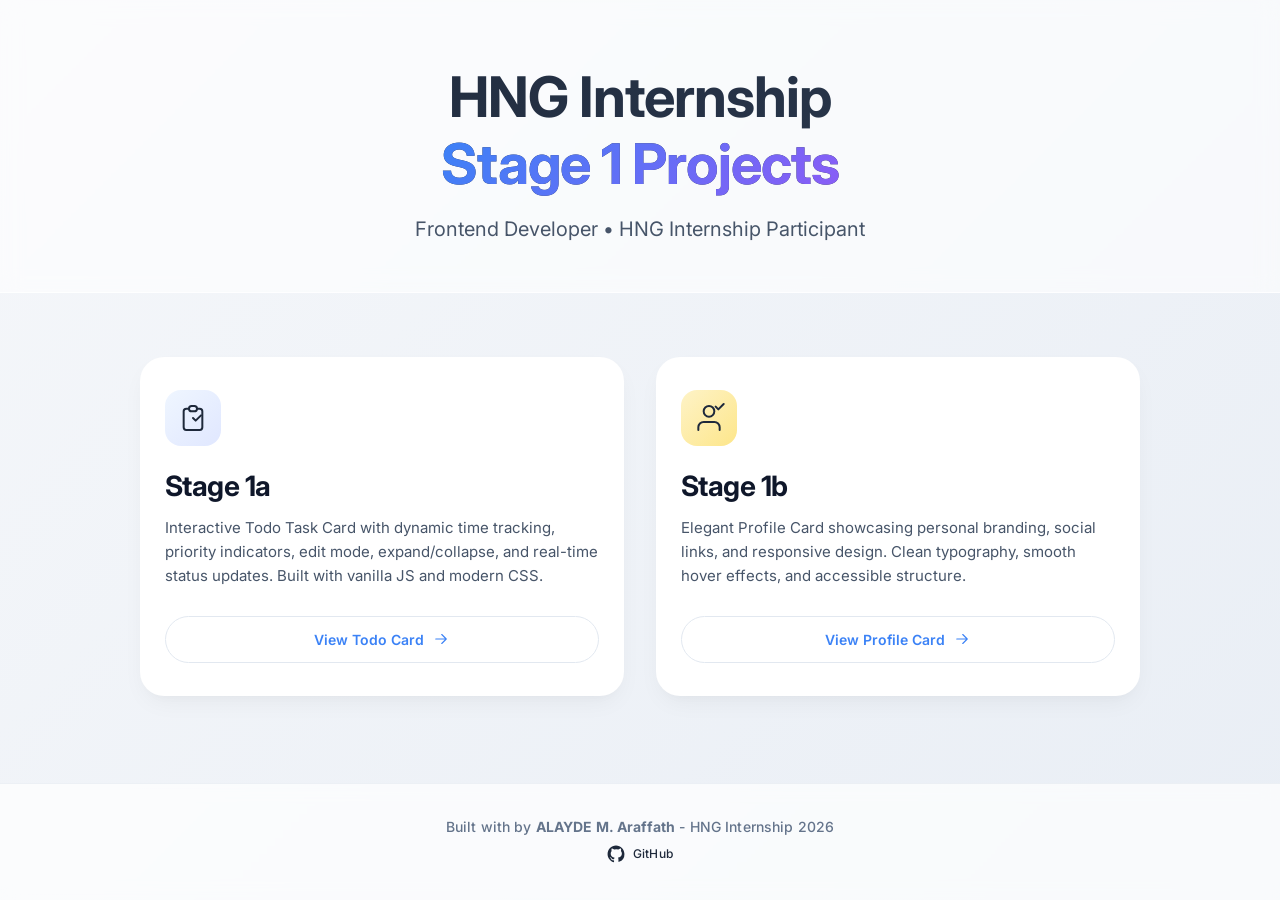
<file: index.html>
<!DOCTYPE html>
<html lang="en">
<head>
  <meta charset="UTF-8">
  <meta name="viewport" content="width=device-width, initial-scale=1.0, viewport-fit=cover">
  <meta name="description" content="HNG Internship Stage 1 Projects - Modern frontend components showcase">
  <link href="https://fonts.googleapis.com/css2?family=Inter:wght@300;400;500;600;700&display=swap" rel="stylesheet">
  <meta name="author" content="ALAYDE M. Araffath">
  <title>HNG Stage 1 | Frontend Projects</title>
  <style>

    * {
      margin: 0;
      padding: 0;
      box-sizing: border-box;
    }

    body {
      font-family: 'Inter', system-ui, -apple-system, 'Segoe UI', Roboto, Helvetica, sans-serif;
      background: linear-gradient(135deg, #f5f7fa 0%, #e9eef5 100%);
      color: #1e293b;
      line-height: 1.5;
      min-height: 100vh;
      display: flex;
      flex-direction: column;
    }

    html {
      scroll-behavior: smooth;
      -webkit-font-smoothing: antialiased;
      -moz-osx-font-smoothing: grayscale;
    }

    /* Typography system */
    h1, h2, h3 {
      font-weight: 700;
      line-height: 1.2;
      letter-spacing: -0.02em;
    }

    h1 {
      font-size: clamp(2rem, 5vw, 3.5rem);
      margin-bottom: 1rem;
      background: linear-gradient(135deg, #1e293b 0%, #2d3a4f 100%);
      -webkit-background-clip: text;
      background-clip: text;
      color: transparent;
    }

    h2 {
      font-size: clamp(1.5rem, 4vw, 2rem);
      margin-bottom: 2rem;
      text-align: center;
      color: #0f172a;
    }

    /* Layout container */
    .container {
      max-width: 1280px;
      margin: 0 auto;
      padding: 0 1.5rem;
    }

    /* HEADER / HERO SECTION */

    .hero {
      text-align: center;
      padding: 4rem 1rem 3rem;
      background: rgba(255, 255, 255, 0.6);
      backdrop-filter: blur(10px);
      border-bottom: 1px solid rgba(255, 255, 255, 0.8);
    }

    .hero__subtitle {
      font-size: clamp(1rem, 3vw, 1.25rem);
      color: #475569;
      max-width: 600px;
      margin: 0 auto;
      font-weight: 400;
    }

    .highlight{
        background: linear-gradient(135deg, #3b82f6, #8b5cf6);
        -webkit-background-clip: text;
        background-clip: text;
        color: transparent;
    }

    /* PROJECT CARDS SECTION */

    .projects {
      padding: 4rem 1rem;
      flex: 1;
    }

    .cards-grid {
      display: grid;
      grid-template-columns: repeat(auto-fit, minmax(320px, 1fr));
      gap: 2rem;
      max-width: 1000px;
      margin: 0 auto;
    }

    /* Card component */
    .project-card {
      background: #ffffff;
      border-radius: 24px;
      padding: 2rem 1.5rem;
      transition: all 0.3s cubic-bezier(0.4, 0, 0.2, 1);
      box-shadow: 0 10px 25px -5px rgba(0, 0, 0, 0.05), 0 8px 10px -6px rgba(0, 0, 0, 0.02);
      border: 1px solid rgba(255, 255, 255, 0.5);
      position: relative;
      overflow: hidden;
    }

    /* Animated gradient border on hover */
    .project-card::before {
      content: '';
      position: absolute;
      top: 0;
      left: 0;
      right: 0;
      height: 4px;
      background: linear-gradient(90deg, #3b82f6, #8b5cf6, #ec4899);
      transform: scaleX(0);
      transform-origin: left;
      transition: transform 0.4s ease;
    }

    .project-card:hover::before {
      transform: scaleX(1);
    }

    .project-card:hover {
      transform: translateY(-8px);
      box-shadow: 0 25px 40px -12px rgba(0, 0, 0, 0.15);
      border-color: rgba(59, 130, 246, 0.2);
    }

    /* Card icon area (decorative) */
    .project-card__icon {
      width: 56px;
      height: 56px;
      background: linear-gradient(135deg, #eff6ff 0%, #e0e7ff 100%);
      border-radius: 16px;
      display: flex;
      align-items: center;
      justify-content: center;
      margin-bottom: 1.5rem;
      transition: transform 0.2s ease;
    }

    .project-card:hover .project-card__icon {
      transform: scale(1.05);
    }

    .project-card__icon svg {
      width: 32px;
      height: 32px;
      stroke: #3b82f6;
      stroke-width: 1.5;
    }

    /* Card typography */
    .project-card__title {
      font-size: 1.75rem;
      font-weight: 700;
      margin-bottom: 0.75rem;
      color: #0f172a;
    }

    .project-card__description {
      color: #475569;
      margin-bottom: 1.75rem;
      font-size: 0.9375rem;
      line-height: 1.6;
    }

    /* Modern button styles */
    .project-card__button {
      display: inline-flex;
      align-items: center;
      justify-content: center;
      gap: 0.5rem;
      padding: 0.75rem 1.5rem;
      background: #ffffff;
      color: #3b82f6;
      border: 1.5px solid #e2e8f0;
      border-radius: 100px;
      font-weight: 600;
      font-size: 0.875rem;
      text-decoration: none;
      transition: all 0.25s ease;
      cursor: pointer;
      width: 100%;
      font-family: inherit;
    }

    .project-card__button svg {
      width: 18px;
      height: 18px;
      stroke: currentColor;
      stroke-width: 2;
      transition: transform 0.2s ease;
    }

    .project-card__button:hover {
      background: #3b82f6;
      color: white;
      border-color: #3b82f6;
      transform: translateY(-2px);
      box-shadow: 0 10px 20px -8px rgba(59, 130, 246, 0.4);
    }

    .project-card__button:hover svg {
      transform: translateX(4px);
    }

    .project-card__button:focus-visible {
      outline: 3px solid #3b82f6;
      outline-offset: 2px;
    }

    /* Different subtle variant for second card */
    .project-card:nth-child(2) .project-card__icon {
      background: linear-gradient(135deg, #fef3c7, #fde68a);
    }
    .project-card:nth-child(2) .project-card__icon svg {
      stroke: #d97706;
    }
    .project-card:nth-child(2) .project-card__button:hover {
      background: #8b5cf6;
      border-color: #8b5cf6;
    }

    /* FOOTER */

    .footer {
      text-align: center;
      padding: 2rem 1rem;
      background: rgba(255, 255, 255, 0.7);
      backdrop-filter: blur(8px);
      border-top: 1px solid rgba(203, 213, 225, 0.3);
      margin-top: auto;
    }

    .footer__text {
      color: #64748b;
      font-size: 0.875rem;
      font-weight: 500;
      letter-spacing: 0.01em;
    }

    .footer__link {
        display: inline-flex;
        align-items: center;
        gap: 0.5rem;
        color: #1e293b;
        text-decoration: none;
        font-weight: 500;
        transition: color 0.2s ease;
    }

    .footer__link:hover {
        color: #3b82f6;
    }

    .github-icon {
        width: 18px;
        height: 18px;
    }

    @keyframes pulse {
      0%, 100% { transform: scale(1); }
      50% { transform: scale(1.1); }
    }

    /* RESPONSIVE DESIGN */
    
    @media (max-width: 768px) {
      .container {
        padding: 0 1rem;
      }
      
      .hero {
        padding: 2.5rem 1rem 2rem;
      }
      
      .projects {
        padding: 2rem 1rem;
      }
      
      .cards-grid {
        grid-template-columns: 1fr;
        gap: 1.5rem;
      }
      
      .project-card {
        padding: 1.5rem;
      }
      
      .project-card__title {
        font-size: 1.5rem;
      }
    }

    /* Small devices extra polish */
    @media (max-width: 480px) {
      .project-card__button {
        padding: 0.65rem 1.25rem;
        font-size: 0.8125rem;
      }
      
      .hero__subtitle {
        font-size: 0.9375rem;
      }
    }

    /* Tablet landscape optimization */
    @media (min-width: 769px) and (max-width: 1024px) {
      .cards-grid {
        gap: 1.75rem;
        max-width: 900px;
      }
    }

    /* ACCESSIBILITY & UTILITIES */

    .visually-hidden:not(:focus):not(:active) {
      position: absolute;
      width: 1px;
      height: 1px;
      margin: -1px;
      padding: 0;
      overflow: hidden;
      clip: rect(0, 0, 0, 0);
      white-space: nowrap;
      border: 0;
    }

    /* Focus visible for keyboard navigation */
    a:focus-visible,
    button:focus-visible {
      outline: 3px solid #3b82f6;
      outline-offset: 3px;
      border-radius: 8px;
    }

    /* Custom scrollbar for modern browsers */
    ::-webkit-scrollbar {
      width: 8px;
      height: 8px;
    }
    
    ::-webkit-scrollbar-track {
      background: #f1f5f9;
    }
    
    ::-webkit-scrollbar-thumb {
      background: #cbd5e1;
      border-radius: 10px;
    }
    
    ::-webkit-scrollbar-thumb:hover {
      background: #94a3b8;
    }

    /* Simple fade-in animation on load */
    @keyframes fadeInUp {
      from {
        opacity: 0;
        transform: translateY(20px);
      }
      to {
        opacity: 1;
        transform: translateY(0);
      }
    }

    .project-card {
      animation: fadeInUp 0.5s ease forwards;
      opacity: 0;
    }

    .project-card:first-child {
      animation-delay: 0.1s;
    }
    
    .project-card:last-child {
      animation-delay: 0.2s;
    }
    
    .hero {
      animation: fadeInUp 0.5s ease forwards;
      opacity: 0;
      animation-delay: 0.05s;
    }
  </style>
</head>
<body>
  <!-- Header / Hero Section -->
  <header class="hero" role="banner">
    <div class="container">
      <h1>HNG Internship<br><span class="highlight">Stage 1 Projects</span></h1>
      <p class="hero__subtitle">
        Frontend Developer • HNG Internship Participant
      </p>
    </div>
  </header>

  <!-- Main content: Project cards -->
  <main class="projects" id="main-content" role="main">
    <div class="container">
      <h2 class="visually-hidden">Project Showcase</h2>
      <div class="cards-grid">
        
        <!-- Stage 1a: Todo Task Card -->
        <article class="project-card" aria-labelledby="todo-card-title">
          <div class="project-card__icon" aria-hidden="true">
            <svg viewBox="0 0 24 24" fill="none" xmlns="http://www.w3.org/2000/svg">
              <path d="M9 5H7C5.89543 5 5 5.89543 5 7V19C5 20.1046 5.89543 21 7 21H17C18.1046 21 19 20.1046 19 19V7C19 5.89543 18.1046 5 17 5H15" stroke="currentColor" stroke-width="1.5" stroke-linecap="round"/>
              <path d="M9 5C9 3.89543 9.89543 3 11 3H13C14.1046 3 15 3.89543 15 5C15 6.10457 14.1046 7 13 7H11C9.89543 7 9 6.10457 9 5Z" stroke="currentColor" stroke-width="1.5" stroke-linecap="round"/>
              <path d="M12 12L14 14L18 10" stroke="currentColor" stroke-width="1.5" stroke-linecap="round" stroke-linejoin="round"/>
            </svg>
          </div>
          <h3 id="todo-card-title" class="project-card__title">Stage 1a</h3>
          <p class="project-card__description">
            Interactive Todo Task Card with dynamic time tracking, priority indicators, edit mode, expand/collapse, and real-time status updates. Built with vanilla JS and modern CSS.
          </p>
          <a href="todo/index.html" class="project-card__button" aria-label="View Todo Card project" role="button">
            View Todo Card
            <svg viewBox="0 0 24 24" fill="none" xmlns="http://www.w3.org/2000/svg">
              <path d="M5 12H19M19 12L13 6M19 12L13 18" stroke="currentColor" stroke-width="1.5" stroke-linecap="round" stroke-linejoin="round"/>
            </svg>
          </a>
        </article>

        <!-- Stage 1b: Profile Card -->
        <article class="project-card" aria-labelledby="profile-card-title">
          <div class="project-card__icon" aria-hidden="true">
            <svg viewBox="0 0 24 24" fill="none" xmlns="http://www.w3.org/2000/svg">
              <path d="M20 21V19C20 16.8 18.2 15 16 15H8C5.8 15 4 16.8 4 19V21" stroke="currentColor" stroke-width="1.5" stroke-linecap="round"/>
              <circle cx="12" cy="7" r="4" stroke="currentColor" stroke-width="1.5" stroke-linecap="round"/>
              <path d="M17 3.5L19 5.5L23 1.5" stroke="currentColor" stroke-width="1.5" stroke-linecap="round" stroke-linejoin="round"/>
            </svg>
          </div>
          <h3 id="profile-card-title" class="project-card__title">Stage 1b</h3>
          <p class="project-card__description">
            Elegant Profile Card showcasing personal branding, social links, and responsive design. Clean typography, smooth hover effects, and accessible structure.
          </p>
          <a href="profile/index.html" class="project-card__button" aria-label="View Profile Card project" role="button">
            View Profile Card
            <svg viewBox="0 0 24 24" fill="none" xmlns="http://www.w3.org/2000/svg">
              <path d="M5 12H19M19 12L13 6M19 12L13 18" stroke="currentColor" stroke-width="1.5" stroke-linecap="round" stroke-linejoin="round"/>
            </svg>
          </a>
        </article>
      </div>
    </div>
  </main>

  <!-- Simple footer -->
  <footer class="footer" role="contentinfo">
    <div class="container">
      <p class="footer__text">
        Built with by <strong>ALAYDE M. Araffath</strong> - HNG Internship 2026
      </p>
      <p class="footer__text" style="margin-top: 0.5rem; font-size: 0.75rem;">
        <a href="https://github.com/m-tech-cod" target="_blank" class="footer__link">
            <svg class="github-icon" viewBox="0 0 24 24" fill="currentColor" aria-hidden="true">
                <path d="M12 .5C5.73.5.75 5.7.75 12.1c0 5.1 3.29 9.4 7.86 10.93.57.1.78-.25.78-.55v-2.1c-3.2.7-3.88-1.6-3.88-1.6-.52-1.35-1.28-1.7-1.28-1.7-1.05-.74.08-.73.08-.73 1.16.09 1.77 1.2 1.77 1.2 1.04 1.84 2.73 1.3 3.4.99.1-.77.4-1.3.72-1.6-2.55-.3-5.23-1.3-5.23-5.8 0-1.3.45-2.4 1.2-3.3-.12-.3-.52-1.5.12-3.1 0 0 .98-.3 3.2 1.2a10.5 10.5 0 0 1 5.8 0c2.2-1.5 3.2-1.2 3.2-1.2.64 1.6.24 2.8.12 3.1.75.9 1.2 2 1.2 3.3 0 4.5-2.7 5.5-5.3 5.8.4.4.75 1 .75 2v3c0 .3.2.65.8.55A10.9 10.9 0 0 0 23.25 12C23.25 5.7 18.27.5 12 .5z"/>
            </svg>
            GitHub
        </a>
      </p>
    </div>
  </footer>
</body>
</html>
</file>
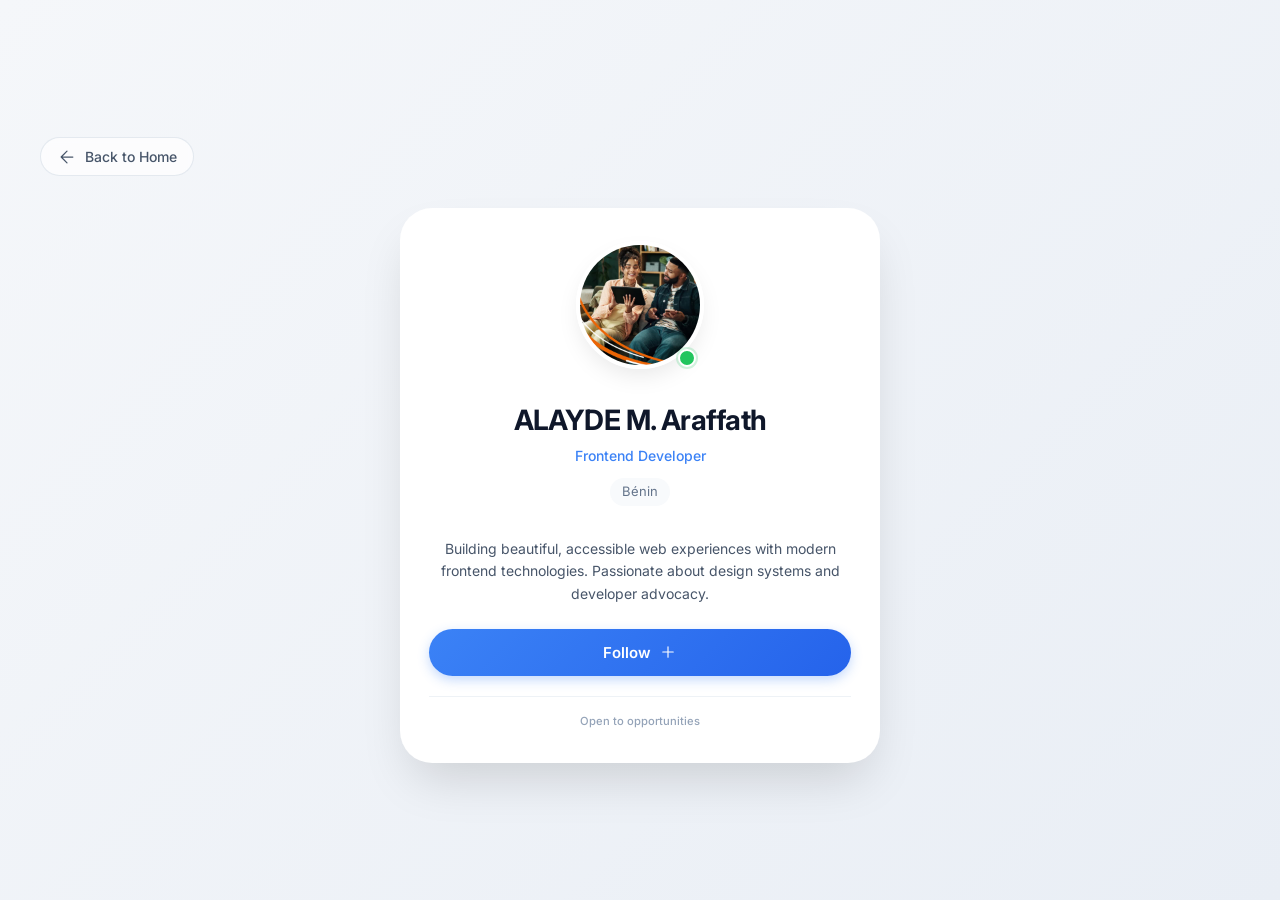
<file: profile/index.html>
<!DOCTYPE html>
<html lang="en">
<head>
  <meta charset="UTF-8">
  <meta name="viewport" content="width=device-width, initial-scale=1.0, viewport-fit=cover">
  <meta name="description" content="Professional developer profile card built with HTML, CSS and JavaScript">
  <title>Profile Card | HNG Stage 1b</title>
  <link rel="stylesheet" href="profile.css">
  <!-- Google Fonts: Inter for clean modern typography -->
  <link href="https://fonts.googleapis.com/css2?family=Inter:opsz,wght@14..32,300;14..32,400;14..32,500;14..32,600;14..32,700&display=swap" rel="stylesheet">
</head>
<body>
  <div class="container">

    <nav class="back-nav" aria-label="Navigation">
      <a href="../index.html" class="back-link" aria-label="Go back to homepage">
        <svg class="back-icon" viewBox="0 0 24 24" fill="none" xmlns="http://www.w3.org/2000/svg" aria-hidden="true">
          <path d="M19 12H5M5 12L12 19M5 12L12 5" stroke="currentColor" stroke-width="1.5" stroke-linecap="round" stroke-linejoin="round"/>
        </svg>
        Back to Home
      </a>
    </nav>

    <!-- Main Profile Card -->
    <main class="profile-wrapper">
      <article class="profile-card" aria-labelledby="profile-name">
        
        <!-- Profile Image Section -->
        <div class="profile-card__image-wrapper">
          <div class="profile-card__image-container">
            <img 
              src="../images/tof.jpeg" 
              alt="Profile portrait" 
              class="profile-card__image"
              width="128"
              height="128"
            >
            <div class="profile-card__status-dot" aria-label="Active now"></div>
          </div>
        </div>

        <!-- Profile Info -->
        <div class="profile-card__info">
          <h1 id="profile-name" class="profile-card__name">ALAYDE M. Araffath</h1>
            <p class="profile-card__title">Frontend Developer</p>
            <p class="profile-card__location">Bénin</p>

          <div class="profile-card__bio">
            <p>Building beautiful, accessible web experiences with modern frontend technologies. Passionate about design systems and developer advocacy.</p>
          </div>
        </div>

        <!-- Action Button (Follow/Contact) -->
        <div class="profile-card__action">
          <button id="followButton" class="action-button" aria-label="Follow or contact Sarah Chen">
            <span class="action-button__text">Follow</span>
            <svg class="action-button__icon" viewBox="0 0 24 24" fill="none" xmlns="http://www.w3.org/2000/svg" aria-hidden="true">
              <path d="M12 5V19M5 12H19" stroke="currentColor" stroke-width="1.5" stroke-linecap="round"/>
            </svg>
          </button>
        </div>

        <!-- Optional meta: member since -->
        <div class="profile-card__meta">
          <p class="profile-card__member-since">Open to opportunities</p>
        </div>
      </article>
    </main>
  </div>

  <script src="profile.js" defer></script>
</body>
</html>
</file>
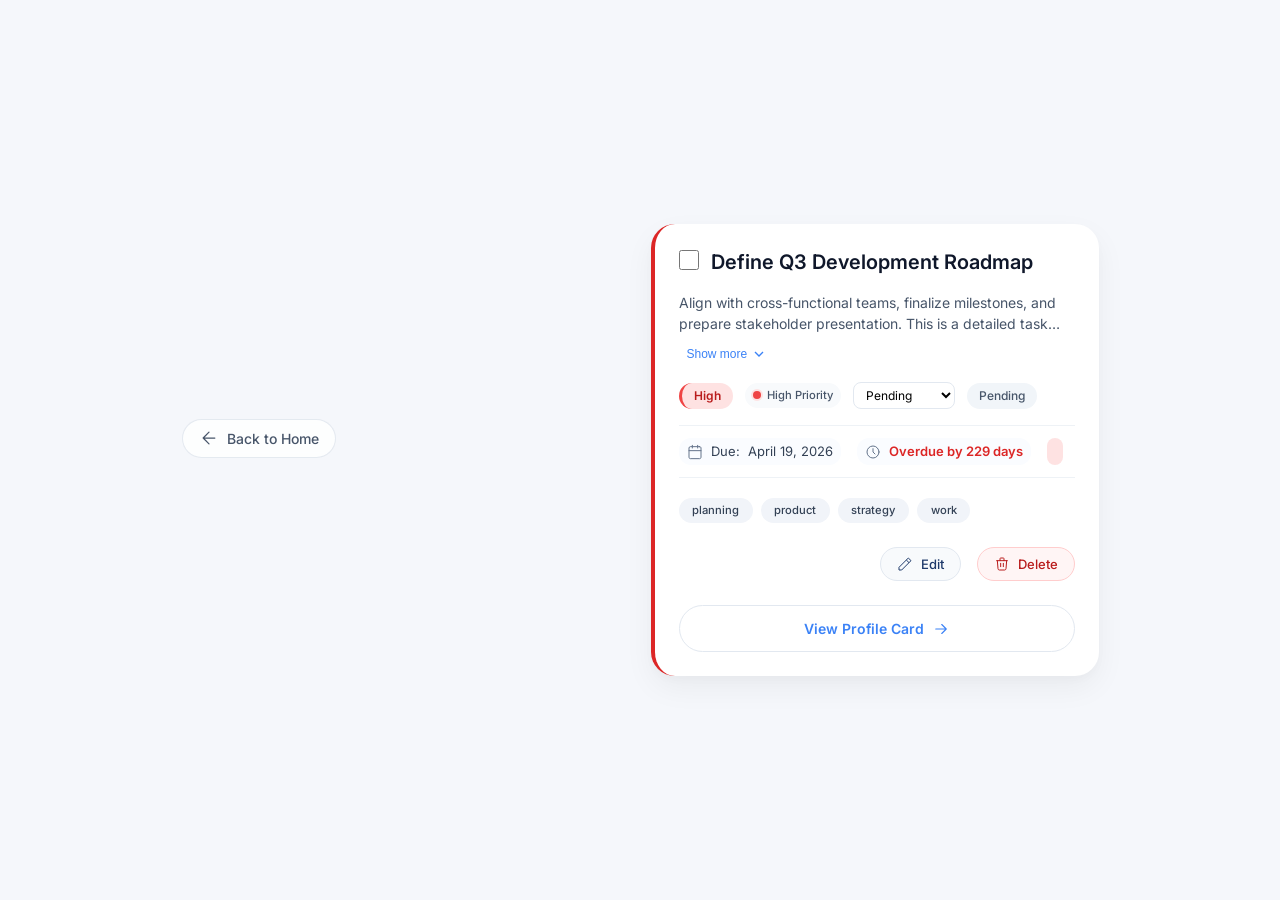
<file: todo/index.html>
<!DOCTYPE html>
<html lang="en">
<head>
  <meta charset="UTF-8">
  <meta name="viewport" content="width=device-width, initial-scale=1.0, viewport-fit=cover">
  <title>Advanced Todo Card | HNG Stage 1</title>
  <!-- Google Fonts for clean typography -->
  <link href="https://fonts.googleapis.com/css2?family=Inter:opsz,wght@14..32,300;14..32,400;14..32,500;14..32,600;14..32,700&display=swap" rel="stylesheet">
  <link rel="stylesheet" href="todo.css">
  <style>

    .back-nav {
      max-width: 480px;
      margin: 0 auto 1.5rem auto;
      padding: 0 1rem;
      animation: fadeInUp 0.4s ease;
    }

    .back-link {
      display: inline-flex;
      align-items: center;
      gap: 0.5rem;
      color: #475569;
      text-decoration: none;
      font-weight: 500;
      font-size: 0.875rem;
      padding: 0.5rem 1rem;
      background: rgba(255, 255, 255, 0.8);
      backdrop-filter: blur(4px);
      border-radius: 100px;
      transition: all 0.25s ease;
      border: 1px solid rgba(203, 213, 225, 0.5);
      font-family: 'Inter', sans-serif;
    }

    .back-icon {
      width: 1.25rem;
      height: 1.25rem;
      transition: transform 0.2s ease;
    }

    .back-link:hover {
      background: white;
      color: #3b82f6;
      transform: translateX(-4px);
      border-color: #cbd5e1;
    }

    .back-link:hover .back-icon {
      transform: translateX(-2px);
    }

    .back-link:focus-visible {
      outline: 2px solid #3b82f6;
      outline-offset: 2px;
      border-radius: 100px;
    }

    .profile-link-wrapper {
      margin-top: 1.5rem;
    }

    .project-card__button {
      display: inline-flex;
      align-items: center;
      justify-content: center;
      gap: 0.5rem;
      padding: 0.75rem 1.5rem;
      background: #ffffff;
      color: #3b82f6;
      border: 1.5px solid #e2e8f0;
      border-radius: 100px;
      font-weight: 600;
      font-size: 0.875rem;
      text-decoration: none;
      transition: all 0.25s ease;
      cursor: pointer;
      width: 100%;
      font-family: inherit;
    }

    .project-card__button svg {
      width: 18px;
      height: 18px;
      stroke: currentColor;
      stroke-width: 2;
      transition: transform 0.2s ease;
    }

    .project-card__button:hover {
      background: #3b82f6;
      color: white;
      border-color: #3b82f6;
      transform: translateY(-2px);
      box-shadow: 0 10px 20px -8px rgba(59, 130, 246, 0.4);
    }

    .project-card__button:hover svg {
      transform: translateX(4px);
    }

    .project-card__button:focus-visible {
      outline: 3px solid #3b82f6;
      outline-offset: 2px;
    }

    .demo-container {
      max-width: 480px;
      margin: 0 auto;
      padding: 0 1rem;
    }

    @media (max-width: 520px) {
      .project-card__button {
        padding: 0.65rem 1.25rem;
        font-size: 0.8125rem;
      }
      
      .back-nav {
        margin-bottom: 1rem;
      }
    }

    @keyframes fadeInUp {
      from {
        opacity: 0;
        transform: translateY(10px);
      }
      to {
        opacity: 1;
        transform: translateY(0);
      }
    }
  </style>
</head>
<body>

  <nav class="back-nav" aria-label="Navigation">
    <a href="../index.html" class="back-link" aria-label="Go back to homepage">
      <svg class="back-icon" viewBox="0 0 24 24" fill="none" xmlns="http://www.w3.org/2000/svg" aria-hidden="true">
        <path d="M19 12H5M5 12L12 19M5 12L12 5" stroke="currentColor" stroke-width="1.5" stroke-linecap="round" stroke-linejoin="round"/>
      </svg>
      Back to Home
    </a>
  </nav>

  <main class="demo-container">
    <article class="todo-card" data-testid="test-todo-card">
      
      <!-- Header (checkbox + title) -->
      <div class="todo-card__header">
        <div class="todo-card__checkbox-wrapper">
          <input 
            type="checkbox" 
            id="task-complete-toggle" 
            class="todo-card__checkbox"
            data-testid="test-todo-complete-toggle"
            aria-label="Mark task as complete or incomplete"
          >
          <label for="task-complete-toggle" class="todo-card__checkbox-label visually-hidden">Toggle task completion</label>
        </div>
        <h3 class="todo-card__title" data-testid="test-todo-title">
          Define Q3 Development Roadmap
        </h3>
      </div>

      <!-- Description with expand/collapse -->
      <div class="todo-card__description-wrapper">
        <p class="todo-card__description" data-testid="test-todo-description" id="task-description">
          Align with cross-functional teams, finalize milestones, and prepare stakeholder presentation. This is a detailed task that requires collaboration across product, engineering, and design teams to ensure everyone is aligned on the Q3 objectives.
        </p>
        <button 
          class="expand-toggle" 
          data-testid="test-todo-expand-toggle"
          aria-expanded="false"
          aria-controls="collapsible-content"
          aria-label="Expand or collapse description"
        >
          <span class="expand-toggle__text">Show more</span>
          <svg class="expand-toggle__icon" viewBox="0 0 24 24" fill="none" stroke="currentColor" stroke-width="2">
            <path d="M6 9l6 6 6-6"/>
          </svg>
        </button>
      </div>
      <div class="todo-card__collapsible-section" data-testid="test-todo-collapsible-section" id="collapsible-content" hidden>
        <p class="todo-card__description-full">
          Additional details: The roadmap should include key milestones for frontend architecture, backend API improvements, and user testing phases. Stakeholder presentation is scheduled for end of month.
        </p>
      </div>

      <!-- Priority and status -->
      <div class="todo-card__meta">
        <div class="todo-card__priority" data-testid="test-todo-priority">
          <span class="priority-badge priority-badge--high">High</span>
        </div>
        
        <div class="priority-indicator" data-testid="test-todo-priority-indicator">
          <span class="priority-dot priority-dot--high"></span>
          <span class="priority-label">High Priority</span>
        </div>

        <!-- Status control dropdown -->
        <div class="todo-card__status-control">
          <label for="status-select" class="visually-hidden">Task status</label>
          <select 
            id="status-select" 
            class="status-select" 
            data-testid="test-todo-status-control"
            aria-label="Change task status"
          >
            <option value="pending">Pending</option>
            <option value="in-progress">In Progress</option>
            <option value="done">Done</option>
          </select>
        </div>

        <!-- Task status badge -->
        <div class="todo-card__status" data-testid="test-todo-status">
          <span class="status-badge status-badge--pending">Pending</span>
        </div>
      </div>

      <!-- Due date and time remaining -->
      <div class="todo-card__date-info">
        <div class="todo-card__due-date">
          <svg class="icon icon--small" viewBox="0 0 24 24" fill="none" xmlns="http://www.w3.org/2000/svg" aria-hidden="true">
            <path d="M19 4H5C3.89543 4 3 4.89543 3 6V20C3 21.1046 3.89543 22 5 22H19C20.1046 22 21 21.1046 21 20V6C21 4.89543 20.1046 4 19 4Z" stroke="currentColor" stroke-width="1.5" stroke-linecap="round" stroke-linejoin="round"/>
            <path d="M16 2V6M8 2V6M3 10H21" stroke="currentColor" stroke-width="1.5" stroke-linecap="round"/>
          </svg>
          <span>Due: </span>
          <time datetime="2026-04-19" data-testid="test-todo-due-date" id="due-date-display">April 19, 2026</time>
        </div>
        <div class="todo-card__time-remaining" data-testid="test-todo-time-remaining">
          <svg class="icon icon--small" viewBox="0 0 24 24" fill="none" xmlns="http://www.w3.org/2000/svg" aria-hidden="true">
            <circle cx="12" cy="12" r="9" stroke="currentColor" stroke-width="1.5" stroke-linecap="round"/>
            <path d="M12 7V12L15 15" stroke="currentColor" stroke-width="1.5" stroke-linecap="round"/>
          </svg>
          <span id="time-remaining-text">—</span>
        </div>
        <!-- Overdue indicator -->
        <div class="overdue-indicator" data-testid="test-todo-overdue-indicator" aria-live="polite"></div>
      </div>

      <div class="todo-card__tags-container" data-testid="test-todo-tags">
        <ul class="todo-tags" aria-label="Task tags">
          <li class="todo-tags__item">planning</li>
          <li class="todo-tags__item">product</li>
          <li class="todo-tags__item">strategy</li>
          <li class="todo-tags__item">work</li>
        </ul>
      </div>

      <!-- Edit Form (hidden by default) -->
      <div class="todo-card__edit-form" data-testid="test-todo-edit-form" hidden>
        <div class="edit-form__field">
          <label for="edit-title" class="edit-form__label">Title</label>
          <input 
            type="text" 
            id="edit-title" 
            class="edit-form__input" 
            data-testid="test-todo-edit-title-input"
            placeholder="Task title"
          >
        </div>
        
        <div class="edit-form__field">
          <label for="edit-description" class="edit-form__label">Description</label>
          <textarea 
            id="edit-description" 
            class="edit-form__textarea" 
            data-testid="test-todo-edit-description-input"
            rows="3"
            placeholder="Task description"
          ></textarea>
        </div>
        
        <div class="edit-form__field">
          <label for="edit-priority" class="edit-form__label">Priority</label>
          <select 
            id="edit-priority" 
            class="edit-form__select" 
            data-testid="test-todo-edit-priority-select"
          >
            <option value="high">High</option>
            <option value="medium">Medium</option>
            <option value="low">Low</option>
          </select>
        </div>
        
        <div class="edit-form__field">
          <label for="edit-due-date" class="edit-form__label">Due Date</label>
          <input 
            type="date" 
            id="edit-due-date" 
            class="edit-form__input" 
            data-testid="test-todo-edit-due-date-input"
          >
        </div>
        
        <div class="edit-form__actions">
          <button class="btn btn--primary" data-testid="test-todo-save-button" type="button">Save</button>
          <button class="btn btn--secondary" data-testid="test-todo-cancel-button" type="button">Cancel</button>
        </div>
      </div>

      <div class="todo-card__actions">
        <button 
          class="btn btn--secondary" 
          data-testid="test-todo-edit-button"
          aria-label="Edit this task"
        >
          <svg class="btn__icon" viewBox="0 0 24 24" fill="none" xmlns="http://www.w3.org/2000/svg" aria-hidden="true">
            <path d="M17 3L21 7L7 21H3V17L17 3Z" stroke="currentColor" stroke-width="1.5" stroke-linejoin="round"/>
            <path d="M14 6L18 10" stroke="currentColor" stroke-width="1.5"/>
          </svg>
          Edit
        </button>
        <button 
          class="btn btn--danger" 
          data-testid="test-todo-delete-button"
          aria-label="Delete this task"
        >
          <svg class="btn__icon" viewBox="0 0 24 24" fill="none" xmlns="http://www.w3.org/2000/svg" aria-hidden="true">
            <path d="M4 7H20M10 11V16M14 11V16M5 7L6 19C6 20.1046 6.89543 21 8 21H16C17.1046 21 18 20.1046 18 19L19 7M9 7V4C9 3.44772 9.44772 3 10 3H14C14.5523 3 15 3.44772 15 4V7" stroke="currentColor" stroke-width="1.5" stroke-linecap="round"/>
          </svg>
          Delete
        </button>
      </div>

      <!-- Bouton View Profile Card -->
      <div class="profile-link-wrapper">
        <a href="../profile/index.html" class="project-card__button" aria-label="View Profile Card project">
          View Profile Card
          <svg viewBox="0 0 24 24" fill="none" xmlns="http://www.w3.org/2000/svg">
            <path d="M5 12H19M19 12L13 6M19 12L13 18" stroke="currentColor" stroke-width="1.5" stroke-linecap="round" stroke-linejoin="round"/>
          </svg>
        </a>
      </div>
    </article>
  </main>

  <script src="todo.js" defer></script>
</body>
</html>
</file>
<file: profile/profile.css>
/* Profile Card - Stage 1b */

/* ---------- GLOBAL RESET ---------- */
* {
  margin: 0;
  padding: 0;
  box-sizing: border-box;
}

body {
  font-family: 'Inter', -apple-system, BlinkMacSystemFont, 'Segoe UI', Roboto, Helvetica, sans-serif;
  background: linear-gradient(135deg, #f5f7fa 0%, #e9eef5 100%);
  min-height: 100vh;
  display: flex;
  align-items: center;
    padding: 2rem 1rem;
  line-height: 1.5;
  color: #1e293b;
}

.container {
  width: 100%;
  max-width: 1200px;
  margin: 0 auto;
}

/* ---------- BACK NAVIGATION ---------- */
.back-nav {
  margin-bottom: 2rem;
  animation: fadeInUp 0.4s ease;
}

.back-link {
  display: inline-flex;
  align-items: center;
  gap: 0.5rem;
  color: #475569;
  text-decoration: none;
  font-weight: 500;
  font-size: 0.875rem;
  padding: 0.5rem 1rem;
  background: rgba(255, 255, 255, 0.7);
  backdrop-filter: blur(4px);
  border-radius: 100px;
  transition: all 0.25s ease;
  border: 1px solid rgba(203, 213, 225, 0.5);
}

.back-icon {
  width: 1.25rem;
  height: 1.25rem;
  transition: transform 0.2s ease;
}

.back-link:hover {
  background: white;
  color: #3b82f6;
  transform: translateX(-4px);
  border-color: #cbd5e1;
}

.back-link:hover .back-icon {
  transform: translateX(-2px);
}

.back-link:focus-visible {
  outline: 2px solid #3b82f6;
  outline-offset: 2px;
  border-radius: 100px;
}

/* Profile card */
.profile-wrapper {
  display: flex;
  justify-content: center;
  align-items: center;
  animation: fadeInUp 0.5s ease;
}

.profile-card {
  max-width: 480px;
  width: 100%;
  background: #ffffff;
  border-radius: 32px;
  box-shadow: 0 25px 50px -12px rgba(0, 0, 0, 0.15);
  padding: 2rem 1.75rem;
  text-align: center;
  transition: transform 0.3s ease, box-shadow 0.3s ease;
  border: 1px solid rgba(255, 255, 255, 0.2);
}

.profile-card:hover {
  transform: translateY(-5px);
  box-shadow: 0 30px 60px -12px rgba(0, 0, 0, 0.2);
}

/* ---------- PROFILE IMAGE ---------- */
.profile-card__image-wrapper {
  display: flex;
  justify-content: center;
  margin-bottom: 1.5rem;
}

.profile-card__image-container {
  position: relative;
  display: inline-block;
}

.profile-card__image {
  width: 128px;
  height: 128px;
  border-radius: 50%;
  object-fit: cover;
  border: 4px solid white;
  box-shadow: 0 10px 25px -5px rgba(0, 0, 0, 0.1);
  transition: transform 0.3s ease;
}

.profile-card__image:hover {
  transform: scale(1.02);
}

.profile-card__status-dot {
  position: absolute;
  bottom: 8px;
  right: 8px;
  width: 18px;
  height: 18px;
  background: #22c55e;
  border-radius: 50%;
  border: 2px solid white;
  box-shadow: 0 0 0 2px rgba(34, 197, 94, 0.2);
  animation: pulse 2s infinite;
}

@keyframes pulse {
  0%, 100% {
    box-shadow: 0 0 0 0 rgba(34, 197, 94, 0.4);
  }
  50% {
    box-shadow: 0 0 0 4px rgba(34, 197, 94, 0.1);
  }
}

/* ---------- PROFILE INFO ---------- */
.profile-card__name {
  font-size: 1.75rem;
  font-weight: 700;
  color: #0f172a;
  margin-bottom: 0.25rem;
  letter-spacing: -0.02em;
}

.profile-card__title {
  font-size: 0.875rem;
  font-weight: 500;
  color: #3b82f6;
  margin-bottom: 0.75rem;
}

.profile-card__location {
  display: inline-flex;
  align-items: center;
  gap: 0.375rem;
  justify-content: center;
  font-size: 0.8125rem;
  color: #64748b;
  margin-bottom: 1rem;
  background: #f8fafc;
  padding: 0.25rem 0.75rem;
  border-radius: 100px;
}

.profile-card__bio {
  margin: 1rem 0 1.5rem;
  font-size: 0.875rem;
  color: #475569;
  line-height: 1.6;
  text-align: center;
}


/* ------ ACTION BUTTON ------ */
.profile-card__action {
  margin-bottom: 1.25rem;
}

.action-button {
  display: inline-flex;
  align-items: center;
  justify-content: center;
  gap: 0.5rem;
  width: 100%;
  padding: 0.875rem 1.5rem;
  background: linear-gradient(135deg, #3b82f6 0%, #2563eb 100%);
  color: white;
  border: none;
  border-radius: 100px;
  font-weight: 600;
  font-size: 0.9375rem;
  cursor: pointer;
  transition: all 0.3s cubic-bezier(0.4, 0, 0.2, 1);
  font-family: inherit;
  box-shadow: 0 4px 12px rgba(59, 130, 246, 0.3);
}

.action-button__icon {
  width: 1.125rem;
  height: 1.125rem;
  transition: transform 0.2s ease;
}

.action-button:hover {
  transform: translateY(-2px);
  box-shadow: 0 8px 25px rgba(59, 130, 246, 0.4);
  background: linear-gradient(135deg, #2563eb 0%, #1d4ed8 100%);
}

.action-button:active {
  transform: translateY(0);
}

.action-button:focus-visible {
  outline: 3px solid #3b82f6;
  outline-offset: 3px;
}

/* Followed state (toggled via JS) */
.action-button--followed {
  background: linear-gradient(135deg, #10b981 0%, #059669 100%);
  box-shadow: 0 4px 12px rgba(16, 185, 129, 0.3);
}

.action-button--followed:hover {
  background: linear-gradient(135deg, #059669 0%, #047857 100%);
  box-shadow: 0 8px 25px rgba(16, 185, 129, 0.4);
}

.action-button--followed .action-button__icon {
  transform: rotate(45deg);
}

/* ---------- META INFO ---------- */
.profile-card__meta {
  padding-top: 1rem;
  border-top: 1px solid #eef2f6;
}

.profile-card__member-since {
  font-size: 0.7rem;
  color: #94a3b8;
  font-weight: 500;
}

/* ---------- ACCESSIBILITY ---------- */
.visually-hidden {
  position: absolute;
  width: 1px;
  height: 1px;
  padding: 0;
  margin: -1px;
  overflow: hidden;
  clip: rect(0, 0, 0, 0);
  white-space: nowrap;
  border-width: 0;
}

/* ---------- ANIMATIONS ---------- */
@keyframes fadeInUp {
  from {
    opacity: 0;
    transform: translateY(20px);
  }
  to {
    opacity: 1;
    transform: translateY(0);
  }
}

/* ---------- RESPONSIVE DESIGN ---------- */
@media (max-width: 640px) {
  body {
    padding: 1rem;
  }
  
  .profile-card {
    padding: 1.5rem;
  }
  
  .profile-card__name {
    font-size: 1.5rem;
  }
  
  .profile-card__image {
    width: 104px;
    height: 104px;
  }
  
  .social-link {
    width: 40px;
    height: 40px;
  }
  
  .action-button {
    padding: 0.75rem 1.25rem;
    font-size: 0.875rem;
  }
}

@media (max-width: 480px) {
  .back-nav {
    margin-bottom: 1.5rem;
  }
  
  .profile-card {
    border-radius: 24px;
  }
  
  .profile-card__bio {
    font-size: 0.8125rem;
  }
  
  .social-link {
    width: 38px;
    height: 38px;
  }
  
  .social-link svg {
    width: 1rem;
    height: 1rem;
  }
}

/* Tablet optimization */
@media (min-width: 641px) and (max-width: 1024px) {
  .profile-card {
    max-width: 520px;
  }
}

/* Focus visible for all interactive elements */
button:focus-visible,
a:focus-visible {
  outline: 2px solid #3b82f6;
  outline-offset: 2px;
}
</file>
<file: todo/todo.css>
/* ---------- GLOBAL RESET & BASE ---------- */
* {
  margin: 0;
  padding: 0;
  box-sizing: border-box;
}

body {
  font-family: 'Inter', -apple-system, BlinkMacSystemFont, 'Segoe UI', Roboto, Helvetica, sans-serif;
  background: #f5f7fb;
  min-height: 100vh;
  display: flex;
  align-items: center;
  justify-content: center;
  padding: 1.5rem;
  line-height: 1.5;
  color: #1e293b;
}

.demo-container {
  width: 100%;
  display: flex;
  justify-content: center;
  align-items: center;
}

/* ---------- CARD COMPONENT ---------- */
.todo-card {
  max-width: 560px;
  width: 100%;
  background: #ffffff;
  border-radius: 24px;
  box-shadow: 0 12px 30px rgba(0, 0, 0, 0.05), 0 4px 8px rgba(0, 0, 0, 0.02);
  padding: 1.5rem;
  transition: transform 0.3s ease, box-shadow 0.3s ease;
  animation: fadeInUp 0.4s ease;
}

.todo-card:hover {
  box-shadow: 0 25px 50px -12px rgba(0, 0, 0, 0.15);
  transform: translateY(-2px);
}

/* Card states */
.todo-card--completed .todo-card__title {
  text-decoration: line-through;
  color: #94a3b8;
  background: #f8fafc;
}

.todo-card--overdue {
  border-left: 4px solid #dc2626;
}

.todo-card--in-progress {
  background: linear-gradient(to bottom, #ffffff, #fefce8);
}

/* ---------- HEADER: CHECKBOX + TITLE ---------- */
.todo-card__header {
  display: flex;
  align-items: flex-start;
  gap: 0.75rem;
  margin-bottom: 1rem;
}

.todo-card__checkbox-wrapper {
  flex-shrink: 0;
  margin-top: 0.125rem;
}

.todo-card__checkbox {
  width: 1.25rem;
  height: 1.25rem;
  cursor: pointer;
  accent-color: #3b82f6;
  border-radius: 4px;
}

.todo-card__checkbox:focus-visible {
  outline: 2px solid #3b82f6;
  outline-offset: 2px;
}

.todo-card__title {
  font-size: 1.25rem;
  font-weight: 600;
  line-height: 1.4;
  color: #0f172a;
  transition: all 0.2s ease;
  word-break: break-word;
}

/* ---------- DESCRIPTION & EXPAND ---------- */
.todo-card__description-wrapper {
  margin-bottom: 1rem;
}

.todo-card__description {
  font-size: 0.875rem;
  color: #475569;
  line-height: 1.5;
  display: -webkit-box;
  -webkit-line-clamp: 2;
  -webkit-box-orient: vertical;
  overflow: hidden;
}

.todo-card__collapsible-section {
  margin-top: 0.75rem;
  padding-top: 0.75rem;
  border-top: 1px solid #eef2f6;
}

.todo-card__description-full {
  font-size: 0.875rem;
  color: #475569;
  line-height: 1.5;
}

.expand-toggle {
  display: inline-flex;
  align-items: center;
  gap: 0.25rem;
  background: none;
  border: none;
  color: #3b82f6;
  font-size: 0.75rem;
  font-weight: 500;
  cursor: pointer;
  margin-top: 0.5rem;
  padding: 0.25rem 0.5rem;
  border-radius: 6px;
  transition: all 0.2s;
}

.expand-toggle:hover {
  background: #eff6ff;
}

.expand-toggle__icon {
  width: 1rem;
  height: 1rem;
  transition: transform 0.2s;
}

.expand-toggle[aria-expanded="true"] .expand-toggle__icon {
  transform: rotate(180deg);
}

/* ---------- META ROW ---------- */
.todo-card__meta {
  display: flex;
  flex-wrap: wrap;
  gap: 0.75rem;
  margin-bottom: 1rem;
  align-items: center;
}

/* Priority badges */
.priority-badge {
  display: inline-flex;
  align-items: center;
  padding: 0.25rem 0.75rem;
  border-radius: 100px;
  font-size: 0.75rem;
  font-weight: 600;
  letter-spacing: 0.01em;
  background: #f1f5f9;
  color: #1e293b;
}

.priority-badge--high {
  background: #fee2e2;
  color: #b91c1c;
  border-left: 3px solid #ef4444;
}

.priority-badge--medium {
  background: #fff3e3;
  color: #c2410c;
  border-left: 3px solid #f97316;
}

.priority-badge--low {
  background: #e0f2e9;
  color: #15803d;
  border-left: 3px solid #22c55e;
}

/* Priority indicator dot */
.priority-indicator {
  display: inline-flex;
  align-items: center;
  gap: 0.375rem;
  padding: 0.25rem 0.5rem;
  background: #f8fafc;
  border-radius: 20px;
}

.priority-dot {
  width: 0.5rem;
  height: 0.5rem;
  border-radius: 50%;
}

.priority-dot--high {
  background: #ef4444;
  box-shadow: 0 0 0 2px #fee2e2;
}

.priority-dot--medium {
  background: #f97316;
  box-shadow: 0 0 0 2px #fff3e3;
}

.priority-dot--low {
  background: #22c55e;
  box-shadow: 0 0 0 2px #e0f2e9;
}

.priority-label {
  font-size: 0.7rem;
  font-weight: 500;
  color: #475569;
}

/* Status control */
.status-select {
  padding: 0.25rem 0.5rem;
  font-size: 0.75rem;
  font-family: inherit;
  border: 1px solid #e2e8f0;
  border-radius: 8px;
  background: white;
  cursor: pointer;
}

.status-select:focus {
  outline: 2px solid #3b82f6;
}

/* Status badge */
.status-badge {
  display: inline-flex;
  align-items: center;
  padding: 0.25rem 0.75rem;
  border-radius: 100px;
  font-size: 0.75rem;
  font-weight: 500;
}

.status-badge--pending {
  background: #f1f5f9;
  color: #475569;
}

.status-badge--in-progress {
  background: #fef3c7;
  color: #92400e;
}

.status-badge--done {
  background: #dff9e6;
  color: #166534;
}

/* ---------- DUE DATE & TIME ---------- */
.todo-card__date-info {
  display: flex;
  flex-wrap: wrap;
  gap: 1rem;
  margin-bottom: 1.25rem;
  padding: 0.75rem 0;
  border-top: 1px solid #eef2f6;
  border-bottom: 1px solid #eef2f6;
}

.todo-card__due-date,
.todo-card__time-remaining {
  display: flex;
  align-items: center;
  gap: 0.5rem;
  font-size: 0.8125rem;
  color: #334155;
  background: #fafcff;
  padding: 0.25rem 0.5rem;
  border-radius: 12px;
}

.icon {
  width: 1rem;
  height: 1rem;
  flex-shrink: 0;
  color: #64748b;
}

#time-remaining-text {
  font-weight: 500;
  color: #3b82f6;
}

.overdue-indicator {
  font-size: 0.75rem;
  font-weight: 600;
  padding: 0.25rem 0.5rem;
  border-radius: 8px;
  background: #fee2e2;
  color: #dc2626;
  display: inline-flex;
  align-items: center;
}

/* Overdue state */
.todo-card__time-remaining.overdue #time-remaining-text {
  color: #dc2626;
  font-weight: 600;
}

/* ---------- TAGS ---------- */
.todo-card__tags-container {
  margin-bottom: 1.5rem;
}

.todo-tags {
  display: flex;
  flex-wrap: wrap;
  gap: 0.5rem;
  list-style: none;
}

.todo-tags__item {
  background: #f1f4f9;
  color: #334155;
  padding: 0.25rem 0.85rem;
  border-radius: 40px;
  font-size: 0.7rem;
  font-weight: 500;
  transition: all 0.2s;
  cursor: default;
}

.todo-tags__item:hover {
  background: #e6edf4;
  transform: translateY(-1px);
}

/* ---------- EDIT FORM ---------- */
.todo-card__edit-form {
  margin: 1rem 0;
  padding: 1rem;
  background: #f8fafc;
  border-radius: 16px;
  border: 1px solid #e2e8f0;
}

.edit-form__field {
  margin-bottom: 1rem;
}

.edit-form__label {
  display: block;
  font-size: 0.75rem;
  font-weight: 600;
  margin-bottom: 0.25rem;
  color: #334155;
}

.edit-form__input,
.edit-form__textarea,
.edit-form__select {
  width: 100%;
  padding: 0.5rem 0.75rem;
  font-family: inherit;
  font-size: 0.875rem;
  border: 1px solid #cbd5e1;
  border-radius: 8px;
  transition: border-color 0.2s;
}

.edit-form__input:focus,
.edit-form__textarea:focus,
.edit-form__select:focus {
  outline: none;
  border-color: #3b82f6;
  box-shadow: 0 0 0 3px rgba(59, 130, 246, 0.1);
}

.edit-form__actions {
  display: flex;
  gap: 0.75rem;
  justify-content: flex-end;
}

/* ---------- BUTTONS ---------- */
.todo-card__actions {
  display: flex;
  gap: 1rem;
  justify-content: flex-end;
  margin-top: 0.5rem;
}

.btn {
  display: inline-flex;
  align-items: center;
  gap: 0.5rem;
  padding: 0.5rem 1rem;
  font-family: inherit;
  font-size: 0.8125rem;
  font-weight: 500;
  border-radius: 40px;
  border: none;
  cursor: pointer;
  transition: all 0.2s;
  background: transparent;
}

.btn__icon {
  width: 1rem;
  height: 1rem;
  stroke-width: 1.5;
}

.btn--primary {
  background: #3b82f6;
  color: white;
}

.btn--primary:hover {
  background: #2563eb;
  transform: translateY(-1px);
}

.btn--secondary {
  background: #f8fafc;
  color: #1f3a6b;
  border: 1px solid #e2e8f0;
}

.btn--secondary:hover {
  background: #f1f5f9;
  transform: translateY(-1px);
}

.btn--danger {
  background: #fff5f5;
  color: #b91c1c;
  border: 1px solid #ffcdcd;
}

.btn--danger:hover {
  background: #fee2e2;
  transform: translateY(-1px);
}

button:focus-visible {
  outline: 2px solid #3b82f6;
  outline-offset: 2px;
}

/* ---------- ACCESSIBILITY ---------- */
.visually-hidden {
  position: absolute;
  width: 1px;
  height: 1px;
  padding: 0;
  margin: -1px;
  overflow: hidden;
  clip: rect(0, 0, 0, 0);
  white-space: nowrap;
  border-width: 0;
}

/* ---------- RESPONSIVE ---------- */
@media (max-width: 768px) {
  body {
    padding: 1rem;
  }
  
  .todo-card {
    max-width: 100%;
    padding: 1rem;
    will-change: transform;
  }
  
  .todo-card__meta {
    flex-direction: column;
    align-items: flex-start;
  }
  
  .edit-form__actions {
    flex-direction: column;
  }
  
  .edit-form__actions .btn {
    width: 100%;
    justify-content: center;
  }
}

@media (max-width: 520px) {
  .todo-card__actions {
    justify-content: stretch;
  }
  
  .btn {
    flex: 1;
    justify-content: center;
  }
  
  .todo-card__date-info {
    flex-direction: column;
    gap: 0.5rem;
  }
}

/* ---------- ANIMATIONS ---------- */
@keyframes fadeInUp {
  from {
    opacity: 0;
    transform: translateY(10px);
  }
  to {
    opacity: 1;
    transform: translateY(0);
  }
}
</file>
